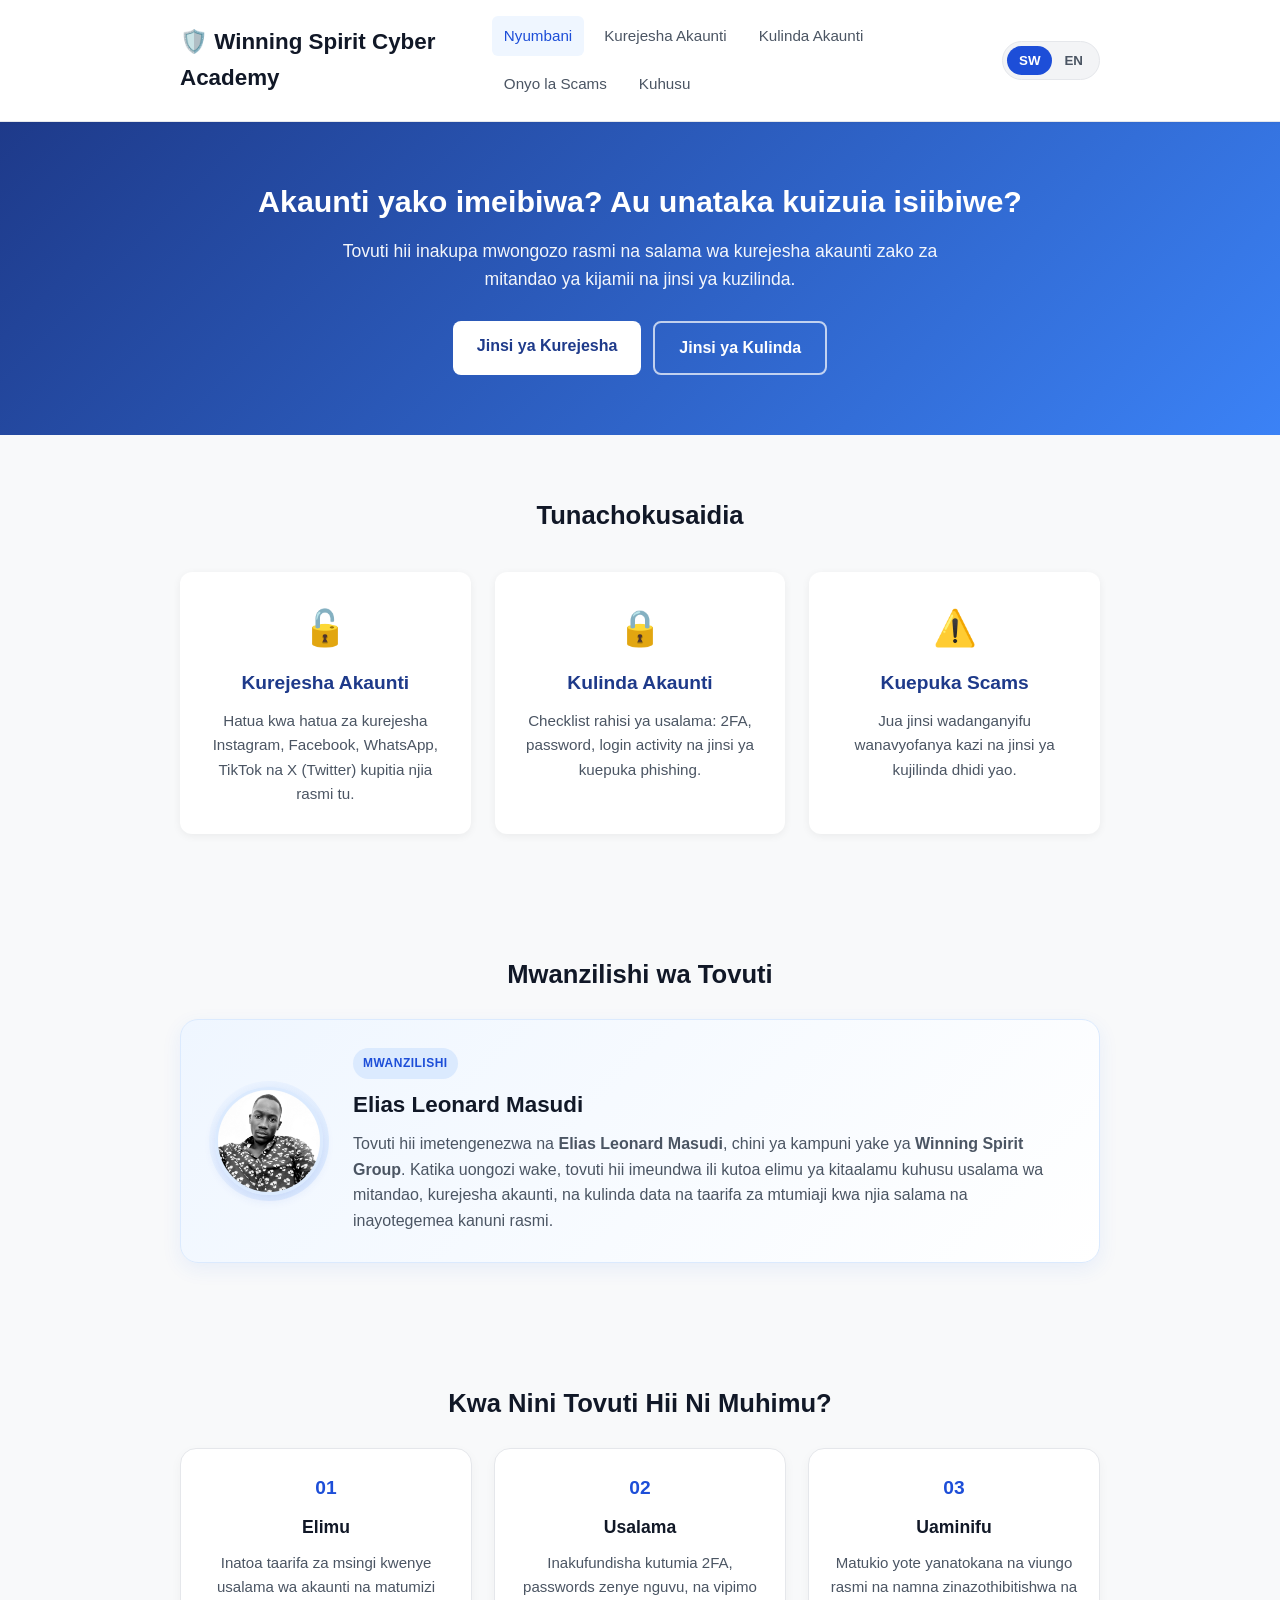
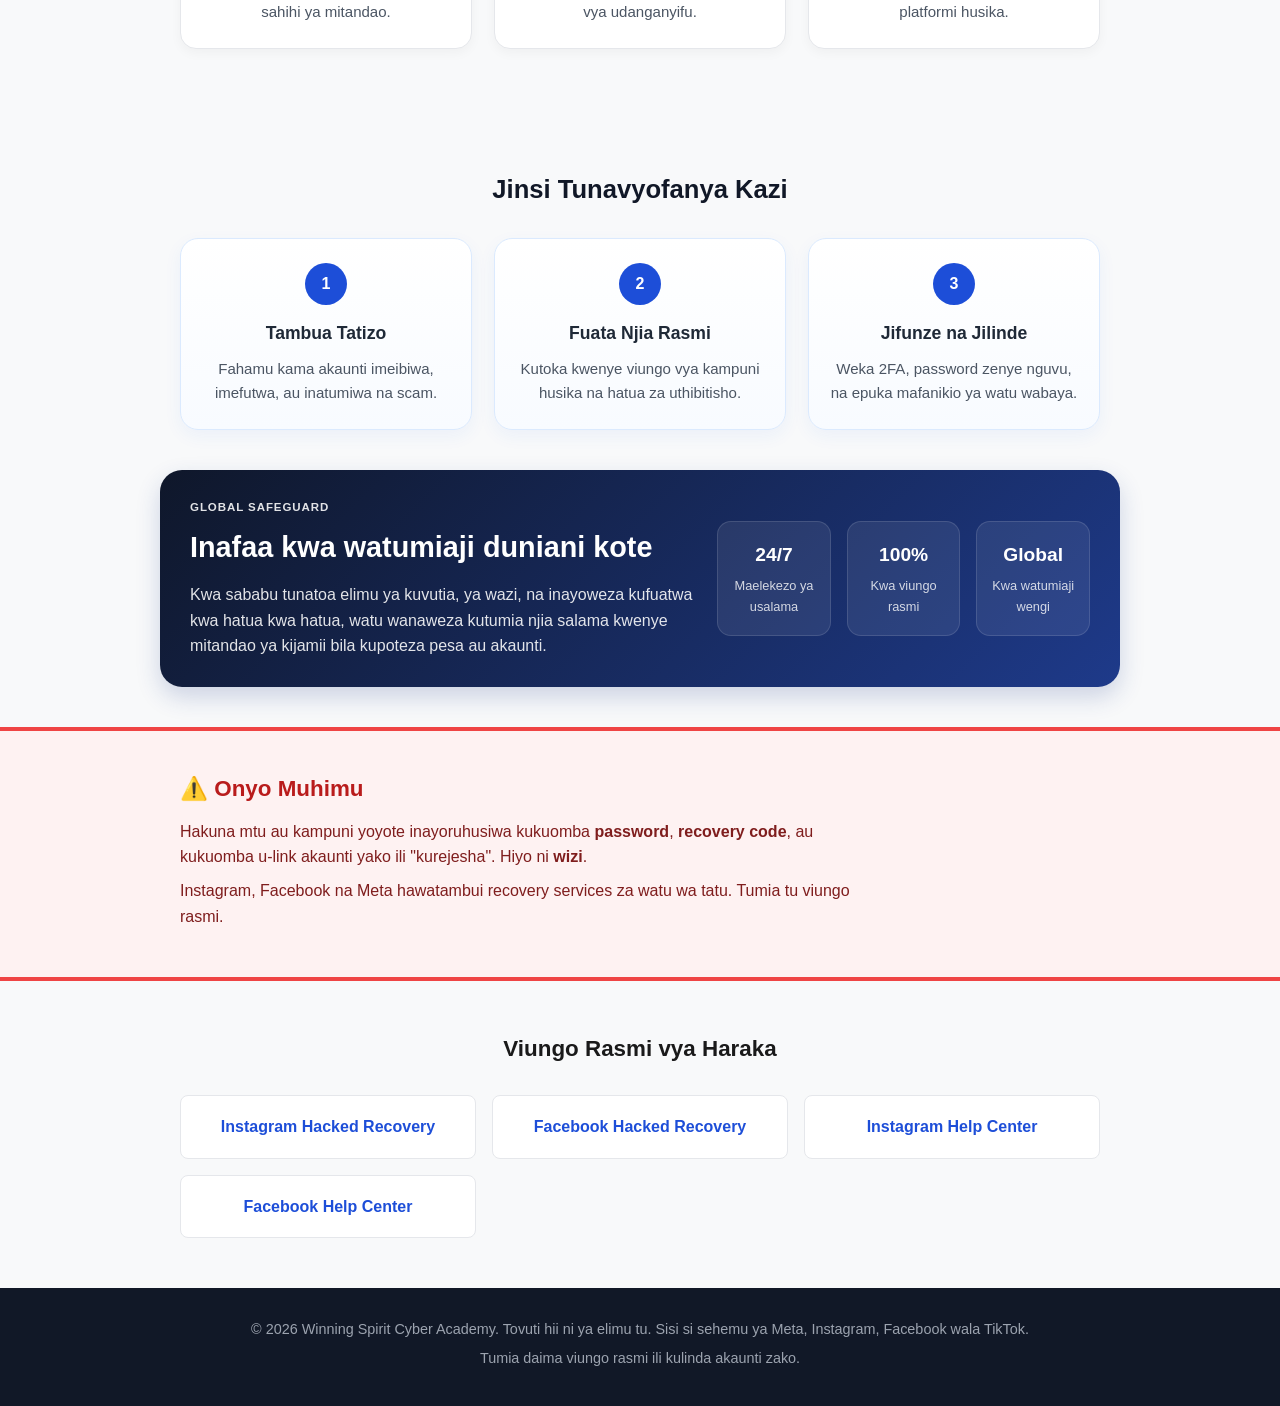
<file: index.html>
<!DOCTYPE html>
<html lang="sw">
<head>
    <meta charset="UTF-8">
    <meta name="viewport" content="width=device-width, initial-scale=1.0">
    <title>Winning Spirit Cyber Academy | Jinsi ya Kurejesha na Kulinda Akaunti za Mitandao</title>
    <meta name="description" content="Mwongozo rasmi wa kurejesha akaunti zilizoibiwa na jinsi ya kulinda Instagram, Facebook, WhatsApp, TikTok na mitandao mingine.">
    <link rel="stylesheet" href="style.css">
</head>
<body>
    <header>
        <div class="container">
            <h1 class="logo">🛡️ Winning Spirit Cyber Academy</h1>
            <nav>
                <a href="index.html" class="active" id="nav-home">Nyumbani</a>
                <a href="recover.html" id="nav-recover">Kurejesha Akaunti</a>
                <a href="protect.html" id="nav-protect">Kulinda Akaunti</a>
                <a href="scams.html" id="nav-scams">Onyo la Scams</a>
                <a href="kuhusu.html" id="nav-about">Kuhusu</a>
            </nav>
            <div class="header-actions">
                <div class="lang-switch" aria-label="Language switcher">
                    <button class="lang-btn active" data-lang="sw" type="button">SW</button>
                    <button class="lang-btn" data-lang="en" type="button">EN</button>
                </div>
            </div>
        </div>
    </header>

    <main>
        <section class="hero">
            <div class="container">
                <h2 id="hero-title">Akaunti yako imeibiwa? Au unataka kuizuia isiibiwe?</h2>
                <p id="hero-subtitle">Tovuti hii inakupa mwongozo <strong>rasmi</strong> na salama wa kurejesha akaunti zako za mitandao ya kijamii na jinsi ya kuzilinda.</p>
                <div class="hero-buttons">
                    <a href="recover.html" class="btn btn-primary" id="hero-btn-recover">Jinsi ya Kurejesha</a>
                    <a href="protect.html" class="btn btn-secondary" id="hero-btn-protect">Jinsi ya Kulinda</a>
                </div>
            </div>
        </section>

        <section class="features">
            <div class="container">
                <h3 id="features-title">Tunachokusaidia</h3>
                <div class="feature-grid">
                    <div class="feature-card">
                        <div class="icon">🔓</div>
                        <h4>Kurejesha Akaunti</h4>
                        <p>Hatua kwa hatua za kurejesha Instagram, Facebook, WhatsApp, TikTok na X (Twitter) kupitia njia rasmi tu.</p>
                    </div>
                    <div class="feature-card">
                        <div class="icon">🔒</div>
                        <h4>Kulinda Akaunti</h4>
                        <p>Checklist rahisi ya usalama: 2FA, password, login activity na jinsi ya kuepuka phishing.</p>
                    </div>
                    <div class="feature-card">
                        <div class="icon">⚠️</div>
                        <h4>Kuepuka Scams</h4>
                        <p>Jua jinsi wadanganyifu wanavyofanya kazi na jinsi ya kujilinda dhidi yao.</p>
                    </div>
                </div>
            </div>
        </section>

        <section class="founder-spotlight">
            <div class="container">
                <h3>Mwanzilishi wa Tovuti</h3>
                <div class="founder-card">
                    <div class="founder-portrait-wrap">
                        <img src="naimba.jpg" alt="Elias Leonard Masudi" class="founder-photo">
                    </div>
                    <div class="founder-content">
                        <div class="founder-tag">Mwanzilishi</div>
                        <h4>Elias Leonard Masudi</h4>
                        <p>
                            Tovuti hii imetengenezwa na <strong>Elias Leonard Masudi</strong>, chini ya kampuni yake ya <strong>Winning Spirit Group</strong>.
                            Katika uongozi wake, tovuti hii imeundwa ili kutoa elimu ya kitaalamu kuhusu usalama wa mitandao, kurejesha akaunti, na kulinda data na taarifa za mtumiaji kwa njia salama na inayotegemea kanuni rasmi.
                        </p>
                    </div>
                </div>
            </div>
        </section>

        <section class="mission-stats">
            <div class="container">
                <h3>Kwa Nini Tovuti Hii Ni Muhimu?</h3>
                <div class="stats-grid">
                    <div class="stat-card">
                        <span class="stat-number">01</span>
                        <h4>Elimu</h4>
                        <p>Inatoa taarifa za msingi kwenye usalama wa akaunti na matumizi sahihi ya mitandao.</p>
                    </div>
                    <div class="stat-card">
                        <span class="stat-number">02</span>
                        <h4>Usalama</h4>
                        <p>Inakufundisha kutumia 2FA, passwords zenye nguvu, na vipimo vya udanganyifu.</p>
                    </div>
                    <div class="stat-card">
                        <span class="stat-number">03</span>
                        <h4>Uaminifu</h4>
                        <p>Matukio yote yanatokana na viungo rasmi na namna zinazothibitishwa na platformi husika.</p>
                    </div>
                </div>
            </div>
        </section>

        <section class="process-section">
            <div class="container">
                <h3>Jinsi Tunavyofanya Kazi</h3>
                <div class="process-grid">
                    <div class="process-card">
                        <span class="process-number">1</span>
                        <h4>Tambua Tatizo</h4>
                        <p>Fahamu kama akaunti imeibiwa, imefutwa, au inatumiwa na scam.</p>
                    </div>
                    <div class="process-card">
                        <span class="process-number">2</span>
                        <h4>Fuata Njia Rasmi</h4>
                        <p>Kutoka kwenye viungo vya kampuni husika na hatua za uthibitisho.</p>
                    </div>
                    <div class="process-card">
                        <span class="process-number">3</span>
                        <h4>Jifunze na Jilinde</h4>
                        <p>Weka 2FA, password zenye nguvu, na epuka mafanikio ya watu wabaya.</p>
                    </div>
                </div>
            </div>
        </section>

        <section class="global-trust">
            <div class="container trust-panel">
                <div>
                    <p class="eyebrow">Global Safeguard</p>
                    <h3>Inafaa kwa watumiaji duniani kote</h3>
                    <p>Kwa sababu tunatoa elimu ya kuvutia, ya wazi, na inayoweza kufuatwa kwa hatua kwa hatua, watu wanaweza kutumia njia salama kwenye mitandao ya kijamii bila kupoteza pesa au akaunti.</p>
                </div>
                <div class="trust-metrics">
                    <div>
                        <strong>24/7</strong>
                        <span>Maelekezo ya usalama</span>
                    </div>
                    <div>
                        <strong>100%</strong>
                        <span>Kwa viungo rasmi</span>
                    </div>
                    <div>
                        <strong>Global</strong>
                        <span>Kwa watumiaji wengi</span>
                    </div>
                </div>
            </div>
        </section>

        <section class="warning-box">
            <div class="container">
                <h3>⚠️ Onyo Muhimu</h3>
                <p>Hakuna mtu au kampuni yoyote inayoruhusiwa kukuomba <strong>password</strong>, <strong>recovery code</strong>, au kukuomba u-link akaunti yako ili "kurejesha". Hiyo ni <strong>wizi</strong>.</p>
                <p>Instagram, Facebook na Meta hawatambui recovery services za watu wa tatu. Tumia tu viungo rasmi.</p>
            </div>
        </section>

        <section class="quick-links">
            <div class="container">
                <h3>Viungo Rasmi vya Haraka</h3>
                <div class="links-grid">
                    <a href="https://www.instagram.com/hacked" target="_blank" rel="noopener" class="link-card">Instagram Hacked Recovery</a>
                    <a href="https://www.facebook.com/hacked" target="_blank" rel="noopener" class="link-card">Facebook Hacked Recovery</a>
                    <a href="https://help.instagram.com/" target="_blank" rel="noopener" class="link-card">Instagram Help Center</a>
                    <a href="https://www.facebook.com/help/" target="_blank" rel="noopener" class="link-card">Facebook Help Center</a>
                </div>
            </div>
        </section>
    </main>

    <footer>
        <div class="container">
            <p>© 2026 Winning Spirit Cyber Academy. Tovuti hii ni ya elimu tu. Sisi si sehemu ya Meta, Instagram, Facebook wala TikTok.</p>
            <p id="footer-note">Domain inayopendekezwa: <strong>winningspiritcyber.ac.tz</strong> | Tumia daima viungo rasmi ili kulinda akaunti zako.</p>
        </div>
    </footer>

    <script>
        const translations = {
            sw: {
                'nav-home': 'Nyumbani',
                'nav-recover': 'Kurejesha Akaunti',
                'nav-protect': 'Kulinda Akaunti',
                'nav-scams': 'Onyo la Scams',
                'nav-about': 'Kuhusu',
                'hero-title': 'Akaunti yako imeibiwa? Au unataka kuizuia isiibiwe?',
                'hero-subtitle': 'Tovuti hii inakupa mwongozo rasmi na salama wa kurejesha akaunti zako za mitandao ya kijamii na jinsi ya kuzilinda.',
                'hero-btn-recover': 'Jinsi ya Kurejesha',
                'hero-btn-protect': 'Jinsi ya Kulinda',
                'features-title': 'Tunachokusaidia',
                'footer-note': 'Tumia daima viungo rasmi ili kulinda akaunti zako.'
            },
            en: {
                'nav-home': 'Home',
                'nav-recover': 'Recover Account',
                'nav-protect': 'Protect Account',
                'nav-scams': 'Scam Alerts',
                'nav-about': 'About',
                'hero-title': 'Has your account been hacked? Or do you want to prevent it from being hacked?',
                'hero-subtitle': 'This website gives you safe and official guidance on recovering social media accounts and protecting them from harm.',
                'hero-btn-recover': 'How to Recover',
                'hero-btn-protect': 'How to Protect',
                'features-title': 'How We Help',
                'footer-note': 'Always use official links to protect your accounts.'
            }
        };

        const applyLanguage = (lang) => {
            const map = translations[lang] || translations.sw;
            Object.entries(map).forEach(([id, text]) => {
                const el = document.getElementById(id);
                if (el) el.textContent = text;
            });
            document.documentElement.lang = lang;
            document.querySelectorAll('.lang-btn').forEach((button) => {
                button.classList.toggle('active', button.dataset.lang === lang);
            });
        };

        const savedLang = localStorage.getItem('akaunti-salama-lang') || 'sw';
        applyLanguage(savedLang);

        document.querySelectorAll('.lang-btn').forEach((button) => {
            button.addEventListener('click', () => {
                const nextLang = button.dataset.lang;
                localStorage.setItem('akaunti-salama-lang', nextLang);
                applyLanguage(nextLang);
            });
        });
    </script>
</file>
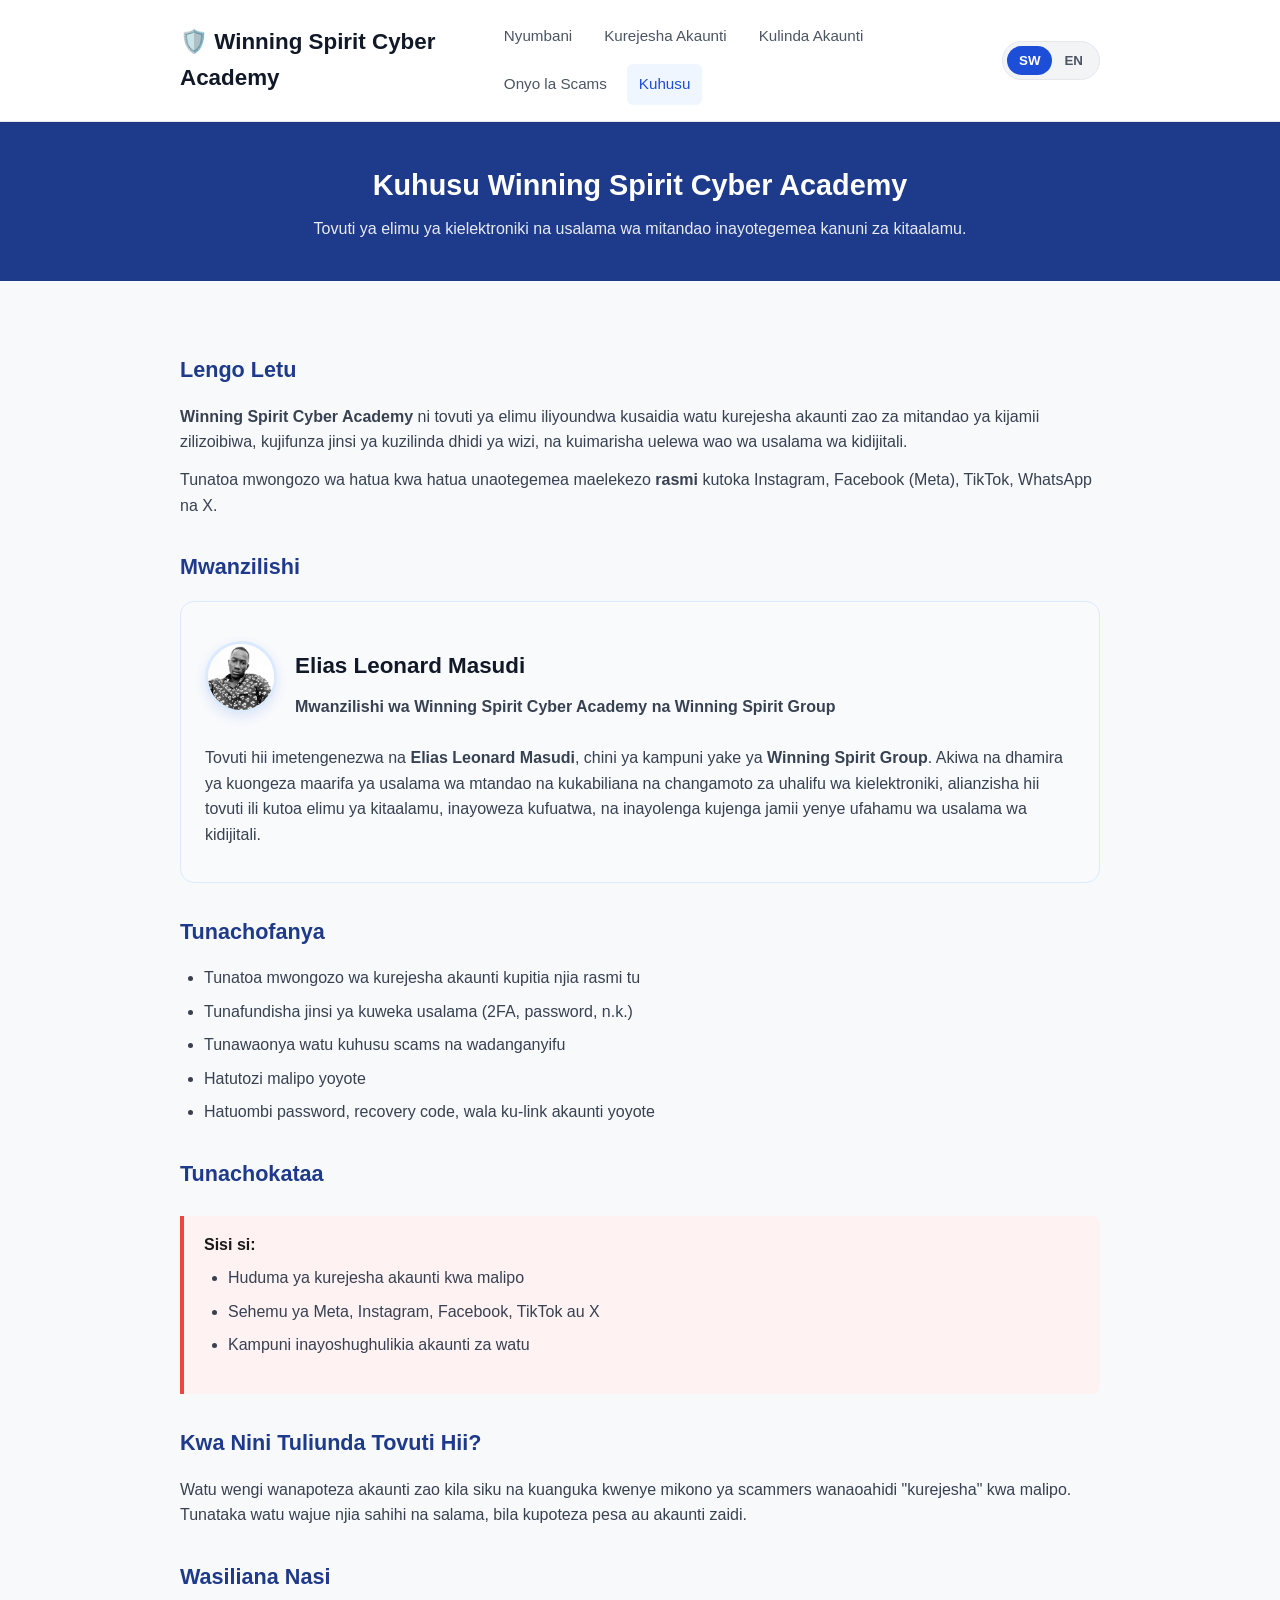
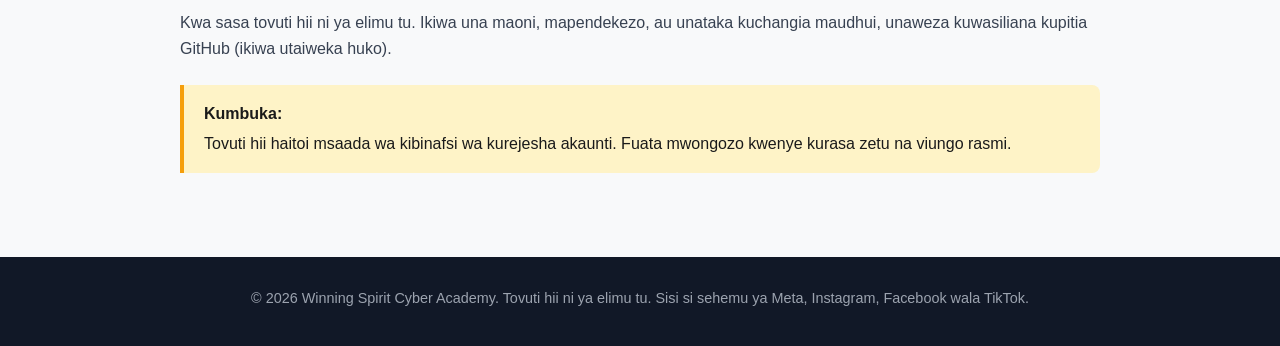
<file: kuhusu.html>
<!DOCTYPE html>
<html lang="sw">
<head>
    <meta charset="UTF-8">
    <meta name="viewport" content="width=device-width, initial-scale=1.0">
    <title>Kuhusu Sisi | Winning Spirit Cyber Academy</title>
    <link rel="stylesheet" href="style.css">
</head>
<body>
    <header>
        <div class="container">
            <h1 class="logo">🛡️ Winning Spirit Cyber Academy</h1>
            <nav>
                <a href="index.html" id="nav-home">Nyumbani</a>
                <a href="recover.html" id="nav-recover">Kurejesha Akaunti</a>
                <a href="protect.html" id="nav-protect">Kulinda Akaunti</a>
                <a href="scams.html" id="nav-scams">Onyo la Scams</a>
                <a href="kuhusu.html" class="active" id="nav-about">Kuhusu</a>
            </nav>
            <div class="header-actions">
                <div class="lang-switch" aria-label="Language switcher">
                    <button class="lang-btn active" data-lang="sw" type="button">SW</button>
                    <button class="lang-btn" data-lang="en" type="button">EN</button>
                </div>
            </div>
        </div>
    </header>

    <section class="page-header">
        <div class="container">
            <h2 id="page-title">Kuhusu Winning Spirit Cyber Academy</h2>
            <p id="page-subtitle">Tovuti ya elimu ya kielektroniki na usalama wa mitandao inayotegemea kanuni za kitaalamu.</p>
        </div>
    </section>

    <main class="content">
        <div class="container">

            <h3>Lengo Letu</h3>
            <p>
                <strong>Winning Spirit Cyber Academy</strong> ni tovuti ya elimu iliyoundwa kusaidia watu kurejesha akaunti zao za mitandao ya kijamii zilizoibiwa,
                kujifunza jinsi ya kuzilinda dhidi ya wizi, na kuimarisha uelewa wao wa usalama wa kidijitali.
            </p>
            <p>
                Tunatoa mwongozo wa hatua kwa hatua unaotegemea maelekezo <strong>rasmi</strong> kutoka Instagram, Facebook (Meta), TikTok, WhatsApp na X.
            </p>

            <h3>Mwanzilishi</h3>
            <div class="founder-profile-box">
                <div class="founder-profile-header">
                    <img src="naimba.jpg" alt="Elias Leonard Masudi" class="founder-photo large">
                    <div>
                        <h4>Elias Leonard Masudi</h4>
                        <p>Mwanzilishi wa Winning Spirit Cyber Academy na Winning Spirit Group</p>
                    </div>
                </div>
                <p>
                    Tovuti hii imetengenezwa na <strong>Elias Leonard Masudi</strong>, chini ya kampuni yake ya <strong>Winning Spirit Group</strong>.
                    Akiwa na dhamira ya kuongeza maarifa ya usalama wa mtandao na kukabiliana na changamoto za uhalifu wa kielektroniki, alianzisha hii tovuti ili kutoa elimu ya kitaalamu, inayoweza kufuatwa, na inayolenga kujenga jamii yenye ufahamu wa usalama wa kidijitali.
                </p>
            </div>

            <h3>Tunachofanya</h3>
            <ul>
                <li>Tunatoa mwongozo wa kurejesha akaunti kupitia njia rasmi tu</li>
                <li>Tunafundisha jinsi ya kuweka usalama (2FA, password, n.k.)</li>
                <li>Tunawaonya watu kuhusu scams na wadanganyifu</li>
                <li>Hatutozi malipo yoyote</li>
                <li>Hatuombi password, recovery code, wala ku-link akaunti yoyote</li>
            </ul>

            <h3>Tunachokataa</h3>
            <div class="alert danger">
                <strong>Sisi si:</strong>
                <ul style="margin-top: 8px;">
                    <li>Huduma ya kurejesha akaunti kwa malipo</li>
                    <li>Sehemu ya Meta, Instagram, Facebook, TikTok au X</li>
                    <li>Kampuni inayoshughulikia akaunti za watu</li>
                </ul>
            </div>

            <h3>Kwa Nini Tuliunda Tovuti Hii?</h3>
            <p>
                Watu wengi wanapoteza akaunti zao kila siku na kuanguka kwenye mikono ya scammers wanaoahidi "kurejesha" kwa malipo. 
                Tunataka watu wajue njia sahihi na salama, bila kupoteza pesa au akaunti zaidi.
            </p>

            <h3>Wasiliana Nasi</h3>
            <p>
                Kwa sasa tovuti hii ni ya elimu tu. Ikiwa una maoni, mapendekezo, au unataka kuchangia maudhui, 
                unaweza kuwasiliana kupitia GitHub (ikiwa utaiweka huko).
            </p>

            <div class="alert">
                <strong>Kumbuka:</strong> 
                Tovuti hii haitoi msaada wa kibinafsi wa kurejesha akaunti. Fuata mwongozo kwenye kurasa zetu na viungo rasmi.
            </div>

        </div>
    </main>

    <footer>
        <div class="container">
            <p>© 2026 Winning Spirit Cyber Academy. Tovuti hii ni ya elimu tu. Sisi si sehemu ya Meta, Instagram, Facebook wala TikTok.</p>
        </div>
    </footer>

    <script>
        const translations = {
            sw: {
                'nav-home': 'Nyumbani',
                'nav-recover': 'Kurejesha Akaunti',
                'nav-protect': 'Kulinda Akaunti',
                'nav-scams': 'Onyo la Scams',
                'nav-about': 'Kuhusu',
                'page-title': 'Kuhusu Winning Spirit Cyber Academy',
                'page-subtitle': 'Tovuti ya elimu ya kielektroniki na usalama wa mitandao inayotegemea kanuni za kitaalamu.'
            },
            en: {
                'nav-home': 'Home',
                'nav-recover': 'Recover Account',
                'nav-protect': 'Protect Account',
                'nav-scams': 'Scam Alerts',
                'nav-about': 'About',
                'page-title': 'About Winning Spirit Cyber Academy',
                'page-subtitle': 'A professional digital education platform focused on cybersecurity awareness and account protection.'
            }
        };

        const applyLanguage = (lang) => {
            const map = translations[lang] || translations.sw;
            Object.entries(map).forEach(([id, text]) => {
                const el = document.getElementById(id);
                if (el) el.textContent = text;
            });
            document.documentElement.lang = lang;
            document.querySelectorAll('.lang-btn').forEach((button) => {
                button.classList.toggle('active', button.dataset.lang === lang);
            });
        };

        const savedLang = localStorage.getItem('akaunti-salama-lang') || 'sw';
        applyLanguage(savedLang);

        document.querySelectorAll('.lang-btn').forEach((button) => {
            button.addEventListener('click', () => {
                const nextLang = button.dataset.lang;
                localStorage.setItem('akaunti-salama-lang', nextLang);
                applyLanguage(nextLang);
            });
        });
    </script>
</body>
</html>
</file>
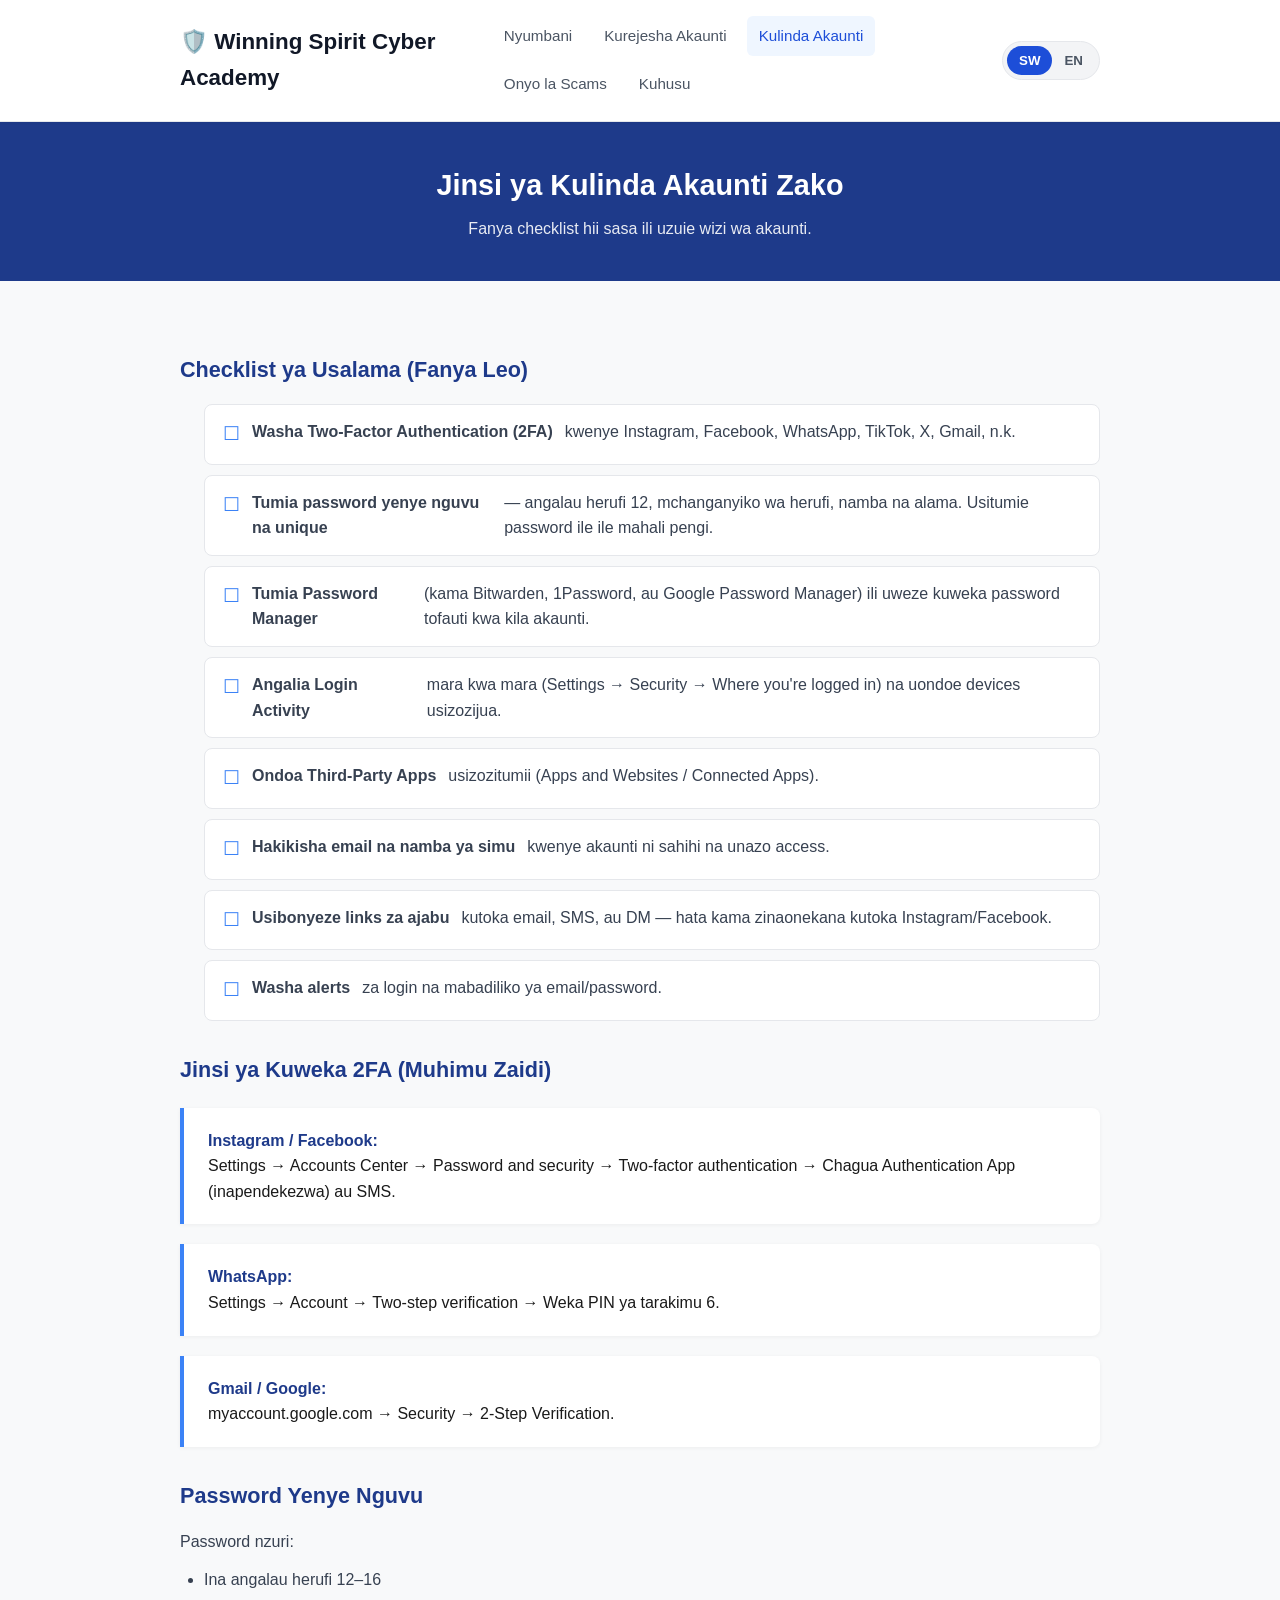
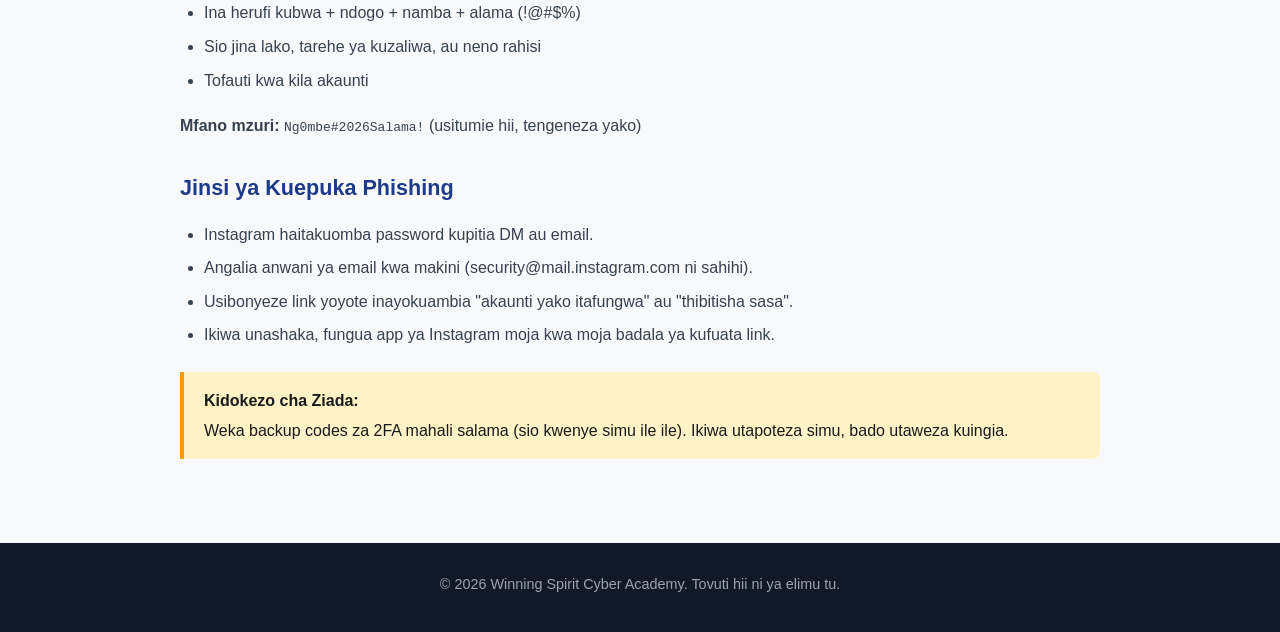
<file: protect.html>
<!DOCTYPE html>
<html lang="sw">
<head>
    <meta charset="UTF-8">
    <meta name="viewport" content="width=device-width, initial-scale=1.0">
    <title>Jinsi ya Kulinda Akaunti | Winning Spirit Cyber Academy</title>
    <link rel="stylesheet" href="style.css">
</head>
<body>
    <header>
        <div class="container">
            <h1 class="logo">🛡️ Winning Spirit Cyber Academy</h1>
            <nav>
                <a href="index.html" id="nav-home">Nyumbani</a>
                <a href="recover.html" id="nav-recover">Kurejesha Akaunti</a>
                <a href="protect.html" class="active" id="nav-protect">Kulinda Akaunti</a>
                <a href="scams.html" id="nav-scams">Onyo la Scams</a>
                <a href="kuhusu.html" id="nav-about">Kuhusu</a>
            </nav>
            <div class="header-actions">
                <div class="lang-switch" aria-label="Language switcher">
                    <button class="lang-btn active" data-lang="sw" type="button">SW</button>
                    <button class="lang-btn" data-lang="en" type="button">EN</button>
                </div>
            </div>
        </div>
    </header>

    <section class="page-header">
        <div class="container">
            <h2 id="page-title">Jinsi ya Kulinda Akaunti Zako</h2>
            <p id="page-subtitle">Fanya checklist hii sasa ili uzuie wizi wa akaunti.</p>
        </div>
    </section>

    <main class="content">
        <div class="container">

            <h3>Checklist ya Usalama (Fanya Leo)</h3>
            <ul class="checklist">
                <li><strong>Washa Two-Factor Authentication (2FA)</strong> kwenye Instagram, Facebook, WhatsApp, TikTok, X, Gmail, n.k.</li>
                <li><strong>Tumia password yenye nguvu na unique</strong> — angalau herufi 12, mchanganyiko wa herufi, namba na alama. Usitumie password ile ile mahali pengi.</li>
                <li><strong>Tumia Password Manager</strong> (kama Bitwarden, 1Password, au Google Password Manager) ili uweze kuweka password tofauti kwa kila akaunti.</li>
                <li><strong>Angalia Login Activity</strong> mara kwa mara (Settings → Security → Where you're logged in) na uondoe devices usizozijua.</li>
                <li><strong>Ondoa Third-Party Apps</strong> usizozitumii (Apps and Websites / Connected Apps).</li>
                <li><strong>Hakikisha email na namba ya simu</strong> kwenye akaunti ni sahihi na unazo access.</li>
                <li><strong>Usibonyeze links za ajabu</strong> kutoka email, SMS, au DM — hata kama zinaonekana kutoka Instagram/Facebook.</li>
                <li><strong>Washa alerts</strong> za login na mabadiliko ya email/password.</li>
            </ul>

            <h3>Jinsi ya Kuweka 2FA (Muhimu Zaidi)</h3>
            
            <div class="step-box">
                <strong>Instagram / Facebook:</strong><br>
                Settings → Accounts Center → Password and security → Two-factor authentication → Chagua Authentication App (inapendekezwa) au SMS.
            </div>

            <div class="step-box">
                <strong>WhatsApp:</strong><br>
                Settings → Account → Two-step verification → Weka PIN ya tarakimu 6.
            </div>

            <div class="step-box">
                <strong>Gmail / Google:</strong><br>
                myaccount.google.com → Security → 2-Step Verification.
            </div>

            <h3>Password Yenye Nguvu</h3>
            <p>Password nzuri:</p>
            <ul>
                <li>Ina angalau herufi 12–16</li>
                <li>Ina herufi kubwa + ndogo + namba + alama (!@#$%)</li>
                <li>Sio jina lako, tarehe ya kuzaliwa, au neno rahisi</li>
                <li>Tofauti kwa kila akaunti</li>
            </ul>
            <p><strong>Mfano mzuri:</strong> <code>Ng0mbe#2026Salama!</code> (usitumie hii, tengeneza yako)</p>

            <h3>Jinsi ya Kuepuka Phishing</h3>
            <ul>
                <li>Instagram haitakuomba password kupitia DM au email.</li>
                <li>Angalia anwani ya email kwa makini (security@mail.instagram.com ni sahihi).</li>
                <li>Usibonyeze link yoyote inayokuambia "akaunti yako itafungwa" au "thibitisha sasa".</li>
                <li>Ikiwa unashaka, fungua app ya Instagram moja kwa moja badala ya kufuata link.</li>
            </ul>

            <div class="alert">
                <strong>Kidokezo cha Ziada:</strong>
                Weka backup codes za 2FA mahali salama (sio kwenye simu ile ile). Ikiwa utapoteza simu, bado utaweza kuingia.
            </div>

        </div>
    </main>

    <footer>
        <div class="container">
            <p>© 2026 Winning Spirit Cyber Academy. Tovuti hii ni ya elimu tu.</p>
        </div>
    </footer>

    <script>
        const translations = {
            sw: {
                'nav-home': 'Nyumbani',
                'nav-recover': 'Kurejesha Akaunti',
                'nav-protect': 'Kulinda Akaunti',
                'nav-scams': 'Onyo la Scams',
                'nav-about': 'Kuhusu',
                'page-title': 'Jinsi ya Kulinda Akaunti Zako',
                'page-subtitle': 'Fanya checklist hii sasa ili uzuie wizi wa akaunti.'
            },
            en: {
                'nav-home': 'Home',
                'nav-recover': 'Recover Account',
                'nav-protect': 'Protect Account',
                'nav-scams': 'Scam Alerts',
                'nav-about': 'About',
                'page-title': 'How to Protect Your Accounts',
                'page-subtitle': 'Complete this checklist today to reduce the risk of account theft.'
            }
        };

        const applyLanguage = (lang) => {
            const map = translations[lang] || translations.sw;
            Object.entries(map).forEach(([id, text]) => {
                const el = document.getElementById(id);
                if (el) el.textContent = text;
            });
            document.documentElement.lang = lang;
            document.querySelectorAll('.lang-btn').forEach((button) => {
                button.classList.toggle('active', button.dataset.lang === lang);
            });
        };

        const savedLang = localStorage.getItem('akaunti-salama-lang') || 'sw';
        applyLanguage(savedLang);

        document.querySelectorAll('.lang-btn').forEach((button) => {
            button.addEventListener('click', () => {
                const nextLang = button.dataset.lang;
                localStorage.setItem('akaunti-salama-lang', nextLang);
                applyLanguage(nextLang);
            });
        });
    </script>
</body>
</html>
</file>
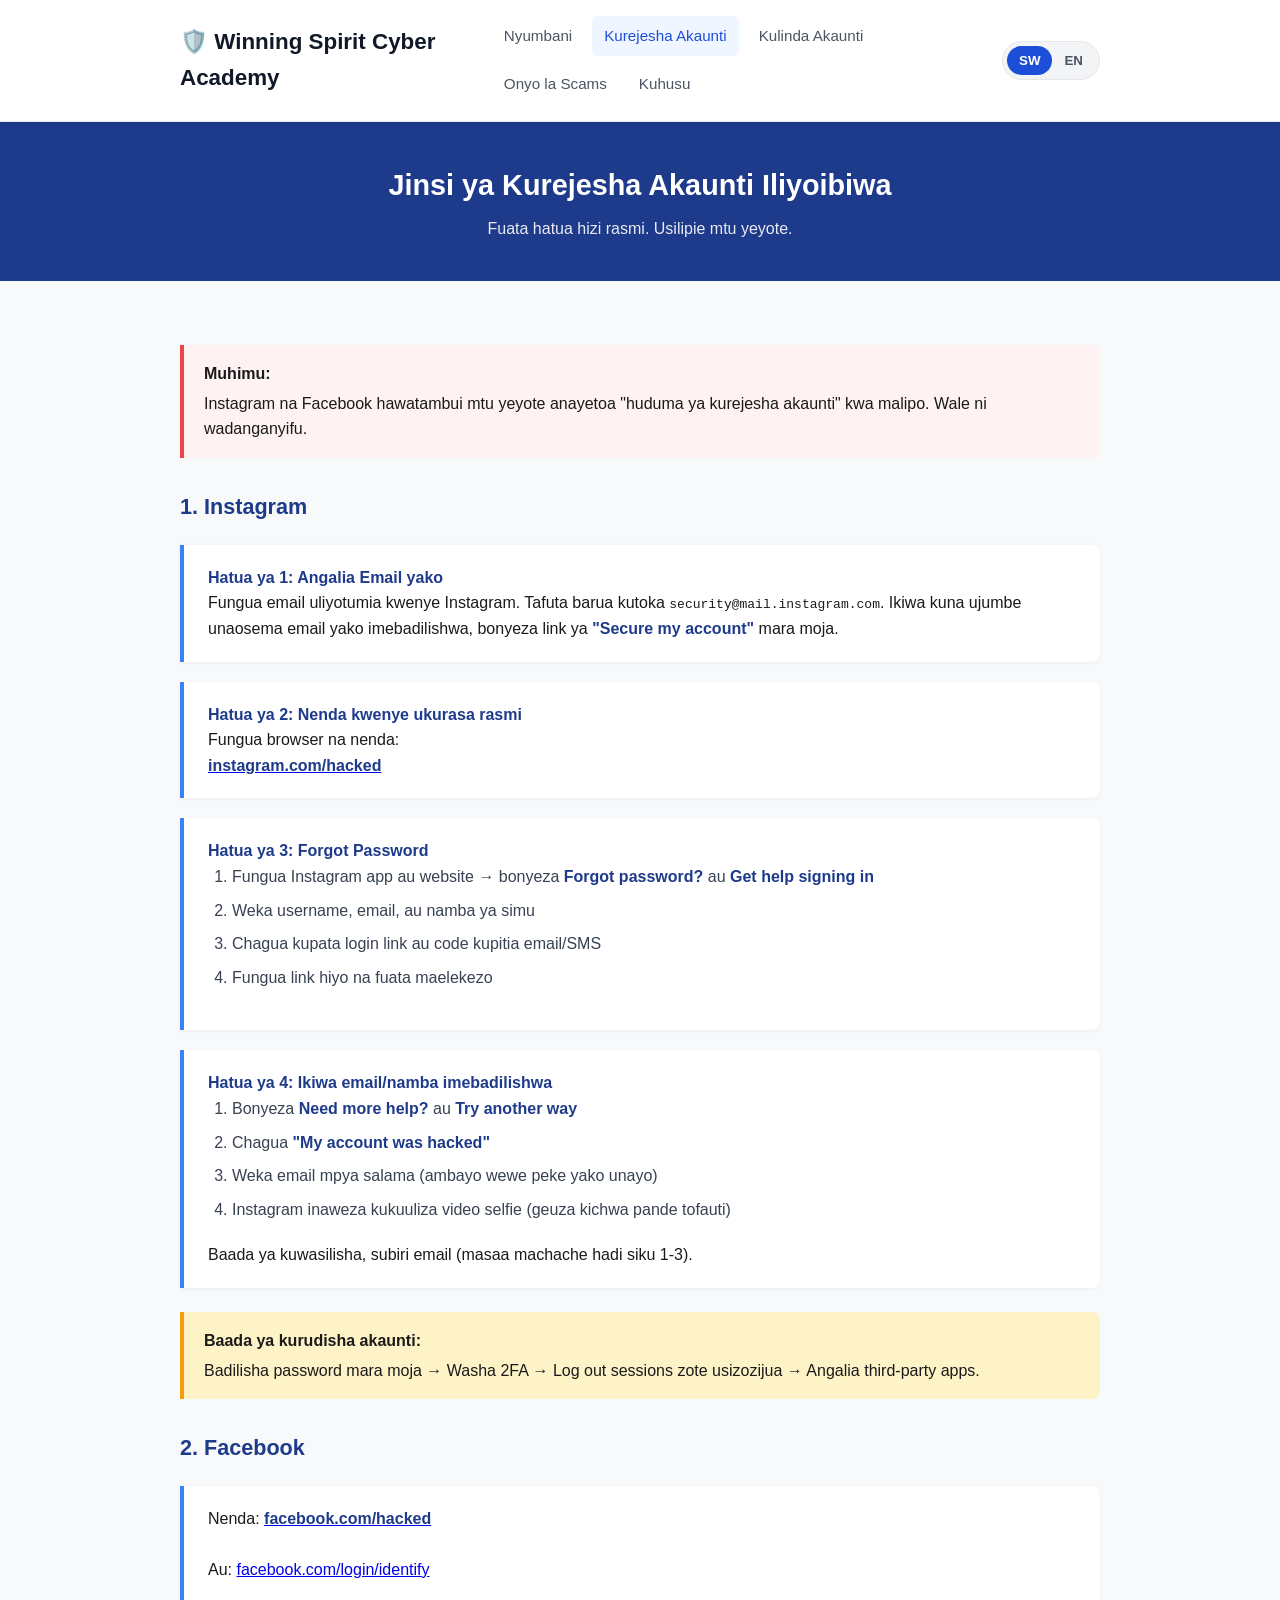
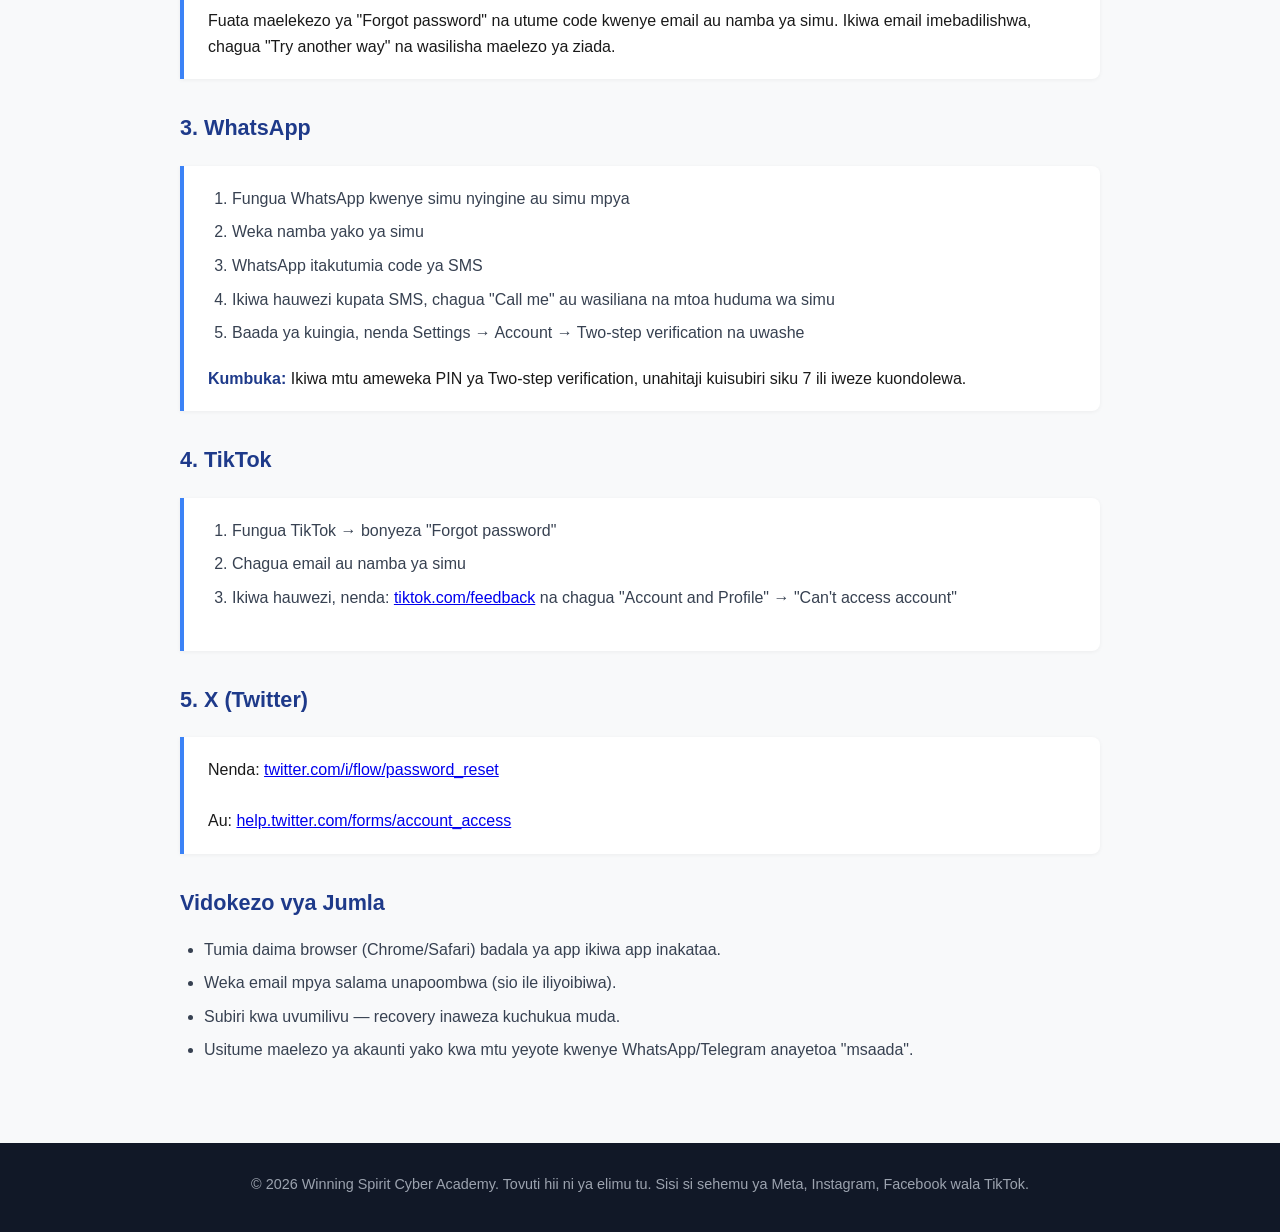
<file: recover.html>
<!DOCTYPE html>
<html lang="sw">
<head>
    <meta charset="UTF-8">
    <meta name="viewport" content="width=device-width, initial-scale=1.0">
    <title>Jinsi ya Kurejesha Akaunti | Winning Spirit Cyber Academy</title>
    <link rel="stylesheet" href="style.css">
</head>
<body>
    <header>
        <div class="container">
            <h1 class="logo">🛡️ Winning Spirit Cyber Academy</h1>
            <nav>
                <a href="index.html" id="nav-home">Nyumbani</a>
                <a href="recover.html" class="active" id="nav-recover">Kurejesha Akaunti</a>
                <a href="protect.html" id="nav-protect">Kulinda Akaunti</a>
                <a href="scams.html" id="nav-scams">Onyo la Scams</a>
                <a href="kuhusu.html" id="nav-about">Kuhusu</a>
            </nav>
            <div class="header-actions">
                <div class="lang-switch" aria-label="Language switcher">
                    <button class="lang-btn active" data-lang="sw" type="button">SW</button>
                    <button class="lang-btn" data-lang="en" type="button">EN</button>
                </div>
            </div>
        </div>
    </header>

    <section class="page-header">
        <div class="container">
            <h2 id="page-title">Jinsi ya Kurejesha Akaunti Iliyoibiwa</h2>
            <p id="page-subtitle">Fuata hatua hizi rasmi. Usilipie mtu yeyote.</p>
        </div>
    </section>

    <main class="content">
        <div class="container">

            <div class="alert danger">
                <strong>Muhimu:</strong>
                Instagram na Facebook hawatambui mtu yeyote anayetoa "huduma ya kurejesha akaunti" kwa malipo. Wale ni wadanganyifu.
            </div>

            <!-- Instagram -->
            <h3>1. Instagram</h3>
            
            <div class="step-box">
                <strong>Hatua ya 1: Angalia Email yako</strong><br>
                Fungua email uliyotumia kwenye Instagram. Tafuta barua kutoka <code>security@mail.instagram.com</code>.  
                Ikiwa kuna ujumbe unaosema email yako imebadilishwa, bonyeza link ya <strong>"Secure my account"</strong> mara moja.
            </div>

            <div class="step-box">
                <strong>Hatua ya 2: Nenda kwenye ukurasa rasmi</strong><br>
                Fungua browser na nenda: <br>
                <a href="https://www.instagram.com/hacked" target="_blank" rel="noopener"><strong>instagram.com/hacked</strong></a>
            </div>

            <div class="step-box">
                <strong>Hatua ya 3: Forgot Password</strong><br>
                <ol>
                    <li>Fungua Instagram app au website → bonyeza <strong>Forgot password?</strong> au <strong>Get help signing in</strong></li>
                    <li>Weka username, email, au namba ya simu</li>
                    <li>Chagua kupata login link au code kupitia email/SMS</li>
                    <li>Fungua link hiyo na fuata maelekezo</li>
                </ol>
            </div>

            <div class="step-box">
                <strong>Hatua ya 4: Ikiwa email/namba imebadilishwa</strong><br>
                <ol>
                    <li>Bonyeza <strong>Need more help?</strong> au <strong>Try another way</strong></li>
                    <li>Chagua <strong>"My account was hacked"</strong></li>
                    <li>Weka email mpya salama (ambayo wewe peke yako unayo)</li>
                    <li>Instagram inaweza kukuuliza video selfie (geuza kichwa pande tofauti)</li>
                </ol>
                Baada ya kuwasilisha, subiri email (masaa machache hadi siku 1-3).
            </div>

            <div class="alert">
                <strong>Baada ya kurudisha akaunti:</strong>
                Badilisha password mara moja → Washa 2FA → Log out sessions zote usizozijua → Angalia third-party apps.
            </div>

            <!-- Facebook -->
            <h3>2. Facebook</h3>
            <div class="step-box">
                Nenda: <a href="https://www.facebook.com/hacked" target="_blank" rel="noopener"><strong>facebook.com/hacked</strong></a><br><br>
                Au: <a href="https://www.facebook.com/login/identify" target="_blank" rel="noopener">facebook.com/login/identify</a><br><br>
                Fuata maelekezo ya "Forgot password" na utume code kwenye email au namba ya simu.  
                Ikiwa email imebadilishwa, chagua "Try another way" na wasilisha maelezo ya ziada.
            </div>

            <!-- WhatsApp -->
            <h3>3. WhatsApp</h3>
            <div class="step-box">
                <ol>
                    <li>Fungua WhatsApp kwenye simu nyingine au simu mpya</li>
                    <li>Weka namba yako ya simu</li>
                    <li>WhatsApp itakutumia code ya SMS</li>
                    <li>Ikiwa hauwezi kupata SMS, chagua "Call me" au wasiliana na mtoa huduma wa simu</li>
                    <li>Baada ya kuingia, nenda Settings → Account → Two-step verification na uwashe</li>
                </ol>
                <strong>Kumbuka:</strong> Ikiwa mtu ameweka PIN ya Two-step verification, unahitaji kuisubiri siku 7 ili iweze kuondolewa.
            </div>

            <!-- TikTok -->
            <h3>4. TikTok</h3>
            <div class="step-box">
                <ol>
                    <li>Fungua TikTok → bonyeza "Forgot password"</li>
                    <li>Chagua email au namba ya simu</li>
                    <li>Ikiwa hauwezi, nenda: <a href="https://www.tiktok.com/feedback" target="_blank" rel="noopener">tiktok.com/feedback</a> na chagua "Account and Profile" → "Can't access account"</li>
                </ol>
            </div>

            <!-- X / Twitter -->
            <h3>5. X (Twitter)</h3>
            <div class="step-box">
                Nenda: <a href="https://twitter.com/i/flow/password_reset" target="_blank" rel="noopener">twitter.com/i/flow/password_reset</a><br><br>
                Au: <a href="https://help.twitter.com/forms/account_access" target="_blank" rel="noopener">help.twitter.com/forms/account_access</a>
            </div>

            <h3>Vidokezo vya Jumla</h3>
            <ul>
                <li>Tumia daima browser (Chrome/Safari) badala ya app ikiwa app inakataa.</li>
                <li>Weka email mpya salama unapoombwa (sio ile iliyoibiwa).</li>
                <li>Subiri kwa uvumilivu — recovery inaweza kuchukua muda.</li>
                <li>Usitume maelezo ya akaunti yako kwa mtu yeyote kwenye WhatsApp/Telegram anayetoa "msaada".</li>
            </ul>

        </div>
    </main>

    <footer>
        <div class="container">
            <p>© 2026 Winning Spirit Cyber Academy. Tovuti hii ni ya elimu tu. Sisi si sehemu ya Meta, Instagram, Facebook wala TikTok.</p>
        </div>
    </footer>

    <script>
        const translations = {
            sw: {
                'nav-home': 'Nyumbani',
                'nav-recover': 'Kurejesha Akaunti',
                'nav-protect': 'Kulinda Akaunti',
                'nav-scams': 'Onyo la Scams',
                'nav-about': 'Kuhusu',
                'page-title': 'Jinsi ya Kurejesha Akaunti Iliyoibiwa',
                'page-subtitle': 'Fuata hatua hizi rasmi. Usilipie mtu yeyote.'
            },
            en: {
                'nav-home': 'Home',
                'nav-recover': 'Recover Account',
                'nav-protect': 'Protect Account',
                'nav-scams': 'Scam Alerts',
                'nav-about': 'About',
                'page-title': 'How to Recover a Hacked Account',
                'page-subtitle': 'Follow these official steps. Do not pay anyone.'
            }
        };

        const applyLanguage = (lang) => {
            const map = translations[lang] || translations.sw;
            Object.entries(map).forEach(([id, text]) => {
                const el = document.getElementById(id);
                if (el) el.textContent = text;
            });
            document.documentElement.lang = lang;
            document.querySelectorAll('.lang-btn').forEach((button) => {
                button.classList.toggle('active', button.dataset.lang === lang);
            });
        };

        const savedLang = localStorage.getItem('akaunti-salama-lang') || 'sw';
        applyLanguage(savedLang);

        document.querySelectorAll('.lang-btn').forEach((button) => {
            button.addEventListener('click', () => {
                const nextLang = button.dataset.lang;
                localStorage.setItem('akaunti-salama-lang', nextLang);
                applyLanguage(nextLang);
            });
        });
    </script>
</body>
</html>
</file>
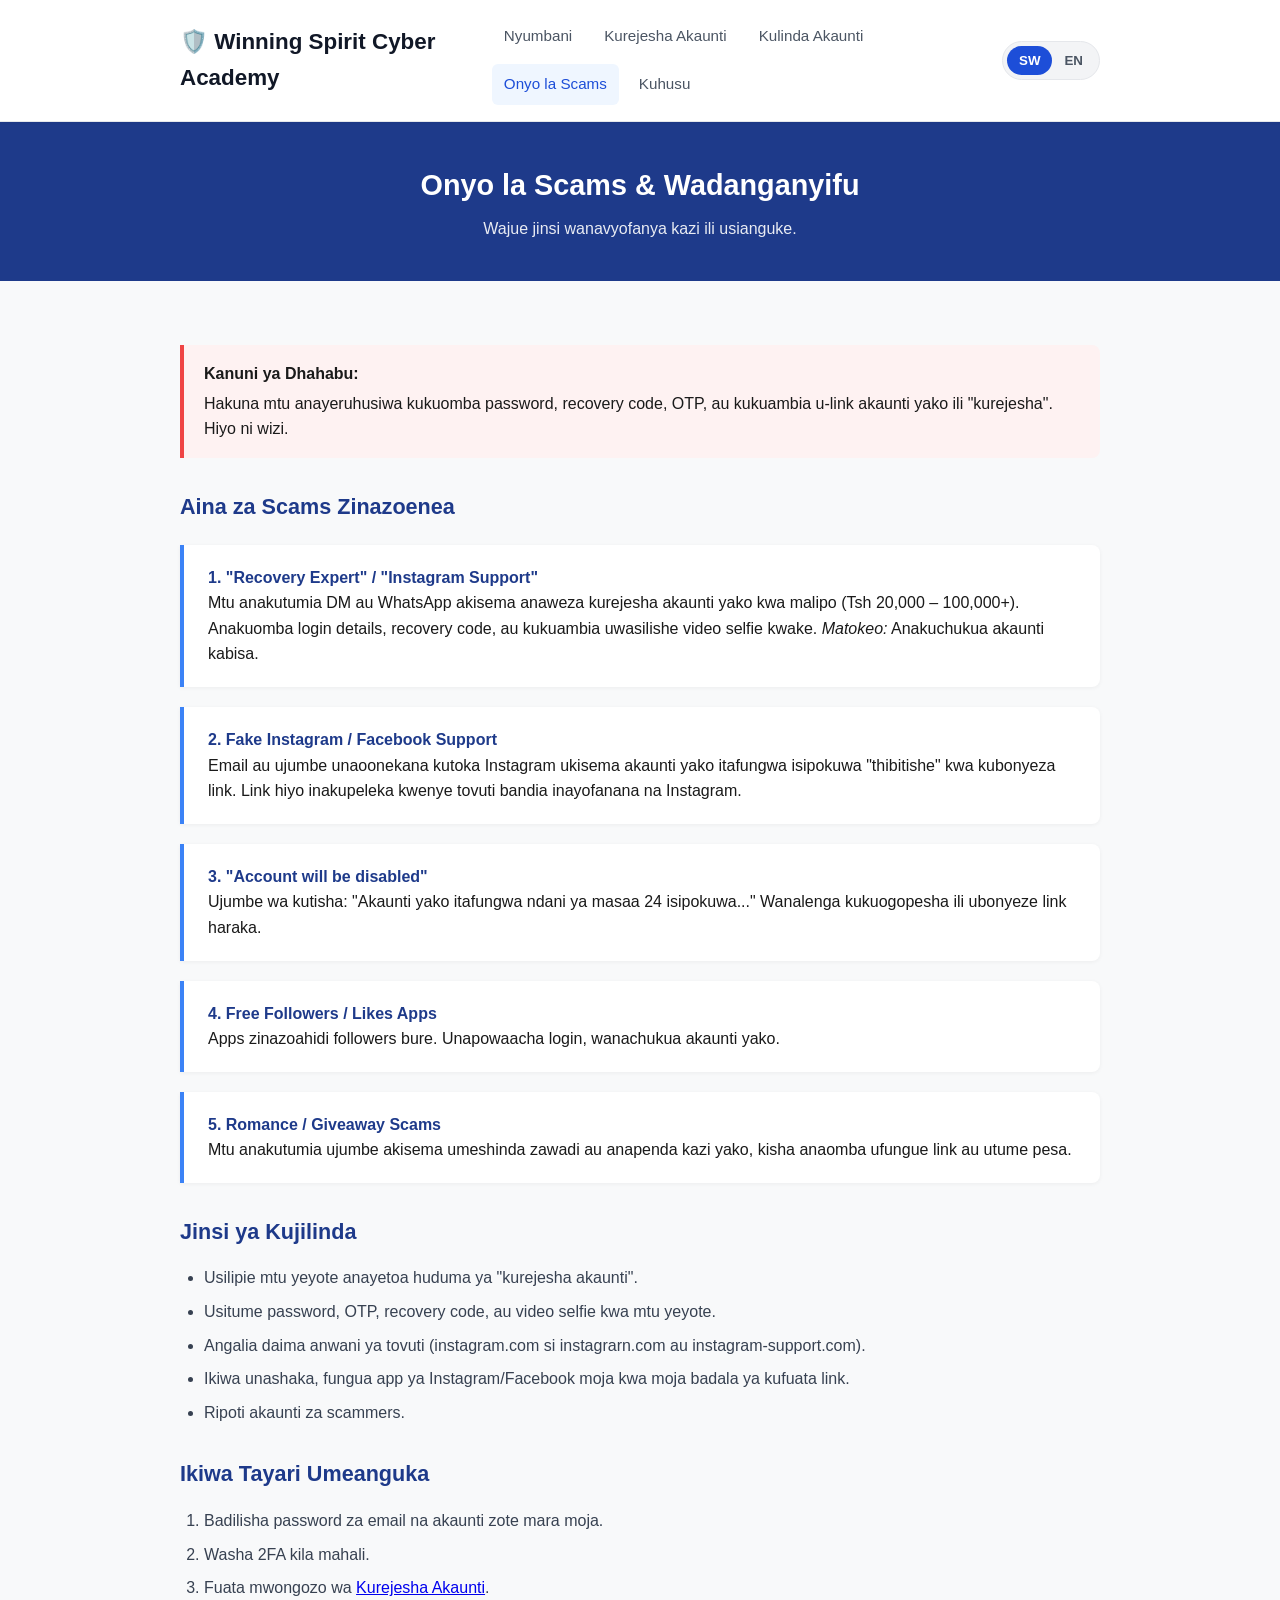
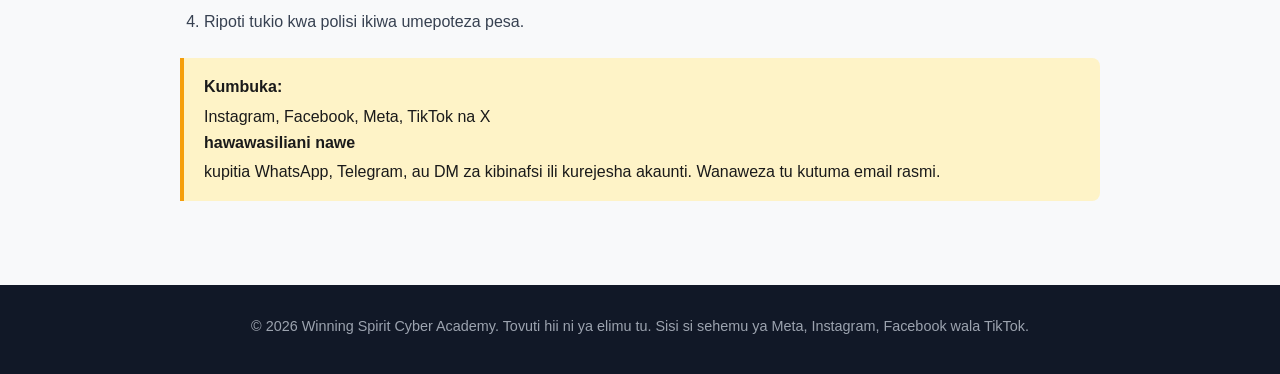
<file: scams.html>
<!DOCTYPE html>
<html lang="sw">
<head>
    <meta charset="UTF-8">
    <meta name="viewport" content="width=device-width, initial-scale=1.0">
    <title>Onyo la Scams | Winning Spirit Cyber Academy</title>
    <link rel="stylesheet" href="style.css">
</head>
<body>
    <header>
        <div class="container">
            <h1 class="logo">🛡️ Winning Spirit Cyber Academy</h1>
            <nav>
                <a href="index.html" id="nav-home">Nyumbani</a>
                <a href="recover.html" id="nav-recover">Kurejesha Akaunti</a>
                <a href="protect.html" id="nav-protect">Kulinda Akaunti</a>
                <a href="scams.html" class="active" id="nav-scams">Onyo la Scams</a>
                <a href="kuhusu.html" id="nav-about">Kuhusu</a>
            </nav>
            <div class="header-actions">
                <div class="lang-switch" aria-label="Language switcher">
                    <button class="lang-btn active" data-lang="sw" type="button">SW</button>
                    <button class="lang-btn" data-lang="en" type="button">EN</button>
                </div>
            </div>
        </div>
    </header>

    <section class="page-header">
        <div class="container">
            <h2 id="page-title">Onyo la Scams & Wadanganyifu</h2>
            <p id="page-subtitle">Wajue jinsi wanavyofanya kazi ili usianguke.</p>
        </div>
    </section>

    <main class="content">
        <div class="container">

            <div class="alert danger">
                <strong>Kanuni ya Dhahabu:</strong>
                Hakuna mtu anayeruhusiwa kukuomba password, recovery code, OTP, au kukuambia u-link akaunti yako ili "kurejesha". Hiyo ni wizi.
            </div>

            <h3>Aina za Scams Zinazoenea</h3>

            <div class="step-box">
                <strong>1. "Recovery Expert" / "Instagram Support"</strong><br>
                Mtu anakutumia DM au WhatsApp akisema anaweza kurejesha akaunti yako kwa malipo (Tsh 20,000 – 100,000+).  
                Anakuomba login details, recovery code, au kukuambia uwasilishe video selfie kwake.  
                <em>Matokeo:</em> Anakuchukua akaunti kabisa.
            </div>

            <div class="step-box">
                <strong>2. Fake Instagram / Facebook Support</strong><br>
                Email au ujumbe unaoonekana kutoka Instagram ukisema akaunti yako itafungwa isipokuwa "thibitishe" kwa kubonyeza link.  
                Link hiyo inakupeleka kwenye tovuti bandia inayofanana na Instagram.
            </div>

            <div class="step-box">
                <strong>3. "Account will be disabled"</strong><br>
                Ujumbe wa kutisha: "Akaunti yako itafungwa ndani ya masaa 24 isipokuwa..."  
                Wanalenga kukuogopesha ili ubonyeze link haraka.
            </div>

            <div class="step-box">
                <strong>4. Free Followers / Likes Apps</strong><br>
                Apps zinazoahidi followers bure. Unapowaacha login, wanachukua akaunti yako.
            </div>

            <div class="step-box">
                <strong>5. Romance / Giveaway Scams</strong><br>
                Mtu anakutumia ujumbe akisema umeshinda zawadi au anapenda kazi yako, kisha anaomba ufungue link au utume pesa.
            </div>

            <h3>Jinsi ya Kujilinda</h3>
            <ul>
                <li>Usilipie mtu yeyote anayetoa huduma ya "kurejesha akaunti".</li>
                <li>Usitume password, OTP, recovery code, au video selfie kwa mtu yeyote.</li>
                <li>Angalia daima anwani ya tovuti (instagram.com si instagrarn.com au instagram-support.com).</li>
                <li>Ikiwa unashaka, fungua app ya Instagram/Facebook moja kwa moja badala ya kufuata link.</li>
                <li>Ripoti akaunti za scammers.</li>
            </ul>

            <h3>Ikiwa Tayari Umeanguka</h3>
            <ol>
                <li>Badilisha password za email na akaunti zote mara moja.</li>
                <li>Washa 2FA kila mahali.</li>
                <li>Fuata mwongozo wa <a href="recover.html">Kurejesha Akaunti</a>.</li>
                <li>Ripoti tukio kwa polisi ikiwa umepoteza pesa.</li>
            </ol>

            <div class="alert">
                <strong>Kumbuka:</strong>
                Instagram, Facebook, Meta, TikTok na X <strong>hawawasiliani nawe</strong> kupitia WhatsApp, Telegram, au DM za kibinafsi ili kurejesha akaunti. Wanaweza tu kutuma email rasmi.
            </div>

        </div>
    </main>

    <footer>
        <div class="container">
            <p>© 2026 Winning Spirit Cyber Academy. Tovuti hii ni ya elimu tu. Sisi si sehemu ya Meta, Instagram, Facebook wala TikTok.</p>
        </div>
    </footer>

    <script>
        const translations = {
            sw: {
                'nav-home': 'Nyumbani',
                'nav-recover': 'Kurejesha Akaunti',
                'nav-protect': 'Kulinda Akaunti',
                'nav-scams': 'Onyo la Scams',
                'nav-about': 'Kuhusu',
                'page-title': 'Onyo la Scams & Wadanganyifu',
                'page-subtitle': 'Wajue jinsi wanavyofanya kazi ili usianguke.'
            },
            en: {
                'nav-home': 'Home',
                'nav-recover': 'Recover Account',
                'nav-protect': 'Protect Account',
                'nav-scams': 'Scam Alerts',
                'nav-about': 'About',
                'page-title': 'Scam and Fraud Alerts',
                'page-subtitle': 'Learn how scammers operate so you can avoid falling victim.'
            }
        };

        const applyLanguage = (lang) => {
            const map = translations[lang] || translations.sw;
            Object.entries(map).forEach(([id, text]) => {
                const el = document.getElementById(id);
                if (el) el.textContent = text;
            });
            document.documentElement.lang = lang;
            document.querySelectorAll('.lang-btn').forEach((button) => {
                button.classList.toggle('active', button.dataset.lang === lang);
            });
        };

        const savedLang = localStorage.getItem('akaunti-salama-lang') || 'sw';
        applyLanguage(savedLang);

        document.querySelectorAll('.lang-btn').forEach((button) => {
            button.addEventListener('click', () => {
                const nextLang = button.dataset.lang;
                localStorage.setItem('akaunti-salama-lang', nextLang);
                applyLanguage(nextLang);
            });
        });
    </script>
</body>
</html>
</file>
<file: style.css>
/* Reset & Base */
/* Shared page-shell styles used across the landing page and content pages.
   These rules establish the common spacing, typography, and color system. */
* {
    margin: 0;
    padding: 0;
    box-sizing: border-box;
}

body {
    font-family: -apple-system, BlinkMacSystemFont, "Segoe UI", Roboto, "Helvetica Neue", Arial, sans-serif;
    line-height: 1.6;
    color: #1a1a1a;
    background-color: #f8f9fa;
}

.container {
    max-width: 960px;
    margin: 0 auto;
    padding: 0 20px;
}

/* Header */
header {
    background: #ffffff;
    border-bottom: 1px solid #e5e7eb;
    position: sticky;
    top: 0;
    z-index: 100;
    box-shadow: 0 1px 3px rgba(0,0,0,0.05);
}

header .container {
    display: flex;
    justify-content: space-between;
    align-items: center;
    padding: 16px 20px;
    gap: 16px;
}

.logo {
    font-size: 1.4rem;
    font-weight: 700;
    color: #111827;
}

.header-actions {
    display: flex;
    align-items: center;
    gap: 10px;
}

.lang-switch {
    display: inline-flex;
    padding: 4px;
    border-radius: 999px;
    background: #f3f4f6;
    border: 1px solid #e5e7eb;
}

.lang-btn {
    border: none;
    background: transparent;
    color: #4b5563;
    font-weight: 700;
    padding: 7px 12px;
    border-radius: 999px;
    cursor: pointer;
    transition: all 0.2s ease;
}

.lang-btn.active {
    background: #1d4ed8;
    color: white;
}

nav {
    display: flex;
    gap: 8px;
    flex-wrap: wrap;
}

nav a {
    text-decoration: none;
    color: #4b5563;
    font-size: 0.95rem;
    padding: 8px 12px;
    border-radius: 6px;
    transition: all 0.2s;
}

nav a:hover,
nav a.active {
    background: #eff6ff;
    color: #1d4ed8;
}

/* Hero */
.hero {
    background: linear-gradient(135deg, #1e3a8a 0%, #3b82f6 100%);
    color: white;
    padding: 60px 0;
    text-align: center;
}

.hero h2 {
    font-size: 1.9rem;
    margin-bottom: 16px;
    line-height: 1.3;
}

.hero p {
    font-size: 1.1rem;
    max-width: 600px;
    margin: 0 auto 28px;
    opacity: 0.95;
}

.hero-buttons {
    display: flex;
    gap: 12px;
    justify-content: center;
    flex-wrap: wrap;
}

.btn {
    display: inline-block;
    padding: 12px 24px;
    border-radius: 8px;
    text-decoration: none;
    font-weight: 600;
    font-size: 1rem;
    transition: all 0.2s;
}

.btn-primary {
    background: white;
    color: #1e3a8a;
}

.btn-primary:hover {
    background: #f0f9ff;
    transform: translateY(-1px);
}

.btn-secondary {
    background: transparent;
    color: white;
    border: 2px solid rgba(255,255,255,0.7);
}

.btn-secondary:hover {
    background: rgba(255,255,255,0.1);
    border-color: white;
}

/* Features */
.features {
    padding: 60px 0;
}

.features h3 {
    text-align: center;
    font-size: 1.6rem;
    margin-bottom: 36px;
    color: #111827;
}

.feature-grid {
    display: grid;
    grid-template-columns: repeat(auto-fit, minmax(260px, 1fr));
    gap: 24px;
}

.feature-card {
    background: white;
    padding: 28px 24px;
    border-radius: 12px;
    box-shadow: 0 2px 8px rgba(0,0,0,0.06);
    text-align: center;
    transition: transform 0.2s;
}

.feature-card:hover {
    transform: translateY(-3px);
}

.feature-card .icon {
    font-size: 2.2rem;
    margin-bottom: 12px;
}

.feature-card h4 {
    font-size: 1.2rem;
    margin-bottom: 10px;
    color: #1e3a8a;
}

.feature-card p {
    color: #4b5563;
    font-size: 0.95rem;
}

.founder-spotlight,
.mission-stats {
    padding: 60px 0;
}

.founder-spotlight h3,
.mission-stats h3 {
    text-align: center;
    font-size: 1.6rem;
    margin-bottom: 24px;
    color: #111827;
}

.founder-card {
    display: flex;
    align-items: center;
    gap: 24px;
    background: linear-gradient(135deg, #eff6ff 0%, #ffffff 100%);
    border: 1px solid #dbeafe;
    border-radius: 18px;
    padding: 28px;
    box-shadow: 0 6px 20px rgba(37, 99, 235, 0.08);
}

.founder-portrait-wrap {
    display: flex;
    align-items: center;
    justify-content: center;
    width: 120px;
    height: 120px;
    border-radius: 50%;
    background: linear-gradient(135deg, #eff6ff, #dbeafe);
    padding: 6px;
    flex-shrink: 0;
}

.founder-photo {
    width: 100%;
    height: 100%;
    border-radius: 50%;
    object-fit: cover;
    border: 3px solid #dbeafe;
    box-shadow: 0 4px 12px rgba(29, 78, 216, 0.12);
}

.founder-photo.large {
    width: 72px;
    height: 72px;
}

.founder-content {
    flex: 1;
}


.founder-tag {
    display: inline-block;
    background: #dbeafe;
    color: #1d4ed8;
    padding: 6px 10px;
    border-radius: 999px;
    font-size: 0.75rem;
    font-weight: 700;
    letter-spacing: 0.04em;
    text-transform: uppercase;
    margin-bottom: 8px;
}

.founder-content h4,
.founder-profile-box h4 {
    margin: 0 0 8px;
    color: #111827;
    font-size: 1.4rem;
}

.founder-content p,
.founder-profile-box p {
    color: #4b5563;
}

.stats-grid {
    display: grid;
    grid-template-columns: repeat(auto-fit, minmax(220px, 1fr));
    gap: 22px;
}

.stat-card {
    background: white;
    border-radius: 16px;
    padding: 24px 20px;
    border: 1px solid #e5e7eb;
    box-shadow: 0 4px 12px rgba(0,0,0,0.04);
    text-align: center;
}

.stat-number {
    display: inline-block;
    font-size: 1.2rem;
    font-weight: 800;
    color: #1d4ed8;
    margin-bottom: 10px;
}

.stat-card h4 {
    margin-bottom: 10px;
    font-size: 1.1rem;
    color: #111827;
}

.stat-card p {
    color: #4b5563;
    font-size: 0.94rem;
}

.founder-profile-box {
    background: #f8fafc;
    border: 1px solid #dbeafe;
    border-radius: 14px;
    padding: 22px 24px;
    margin-top: 12px;
}

.founder-profile-header {
    display: flex;
    align-items: center;
    gap: 18px;
    margin-bottom: 14px;
}

.founder-profile-header p {
    margin: 0;
    color: #1d4ed8;
    font-weight: 600;
}

/* Warning Box */
.process-section {
    padding: 60px 0 20px;
}

.process-section h3 {
    text-align: center;
    margin-bottom: 28px;
    font-size: 1.6rem;
    color: #111827;
}

.process-grid {
    display: grid;
    grid-template-columns: repeat(auto-fit, minmax(220px, 1fr));
    gap: 22px;
}

.process-card {
    background: linear-gradient(180deg, #ffffff 0%, #f8fbff 100%);
    border: 1px solid #dbeafe;
    border-radius: 18px;
    box-shadow: 0 6px 18px rgba(37, 99, 235, 0.06);
    padding: 24px 20px;
    text-align: center;
}

.process-number {
    display: inline-flex;
    align-items: center;
    justify-content: center;
    width: 42px;
    height: 42px;
    border-radius: 50%;
    background: #1d4ed8;
    color: white;
    font-weight: 800;
    margin-bottom: 14px;
}

.process-card h4 {
    margin-bottom: 10px;
    color: #1f2937;
    font-size: 1.1rem;
}

.process-card p {
    color: #4b5563;
    font-size: 0.94rem;
}

.global-trust {
    padding: 20px 0 40px;
}

.trust-panel {
    display: grid;
    grid-template-columns: 1.35fr 1fr;
    gap: 24px;
    align-items: center;
    background: linear-gradient(135deg, #0f172a 0%, #1e3a8a 100%);
    padding: 28px 30px;
    border-radius: 22px;
    color: white;
    box-shadow: 0 10px 25px rgba(30, 58, 138, 0.2);
}

.eyebrow {
    text-transform: uppercase;
    letter-spacing: 0.08em;
    font-size: 0.72rem;
    font-weight: 700;
    color: #bfdbfe;
    margin-bottom: 8px;
}

.trust-panel h3 {
    font-size: 1.8rem;
    margin-bottom: 12px;
    color: white;
}

.trust-panel p {
    color: rgba(255,255,255,0.88);
    max-width: 560px;
}

.trust-metrics {
    display: grid;
    grid-template-columns: repeat(3, minmax(0, 1fr));
    gap: 16px;
}

.trust-metrics div {
    background: rgba(255,255,255,0.08);
    border: 1px solid rgba(255,255,255,0.12);
    border-radius: 14px;
    padding: 18px 12px;
    text-align: center;
}

.trust-metrics strong {
    display: block;
    font-size: 1.2rem;
    margin-bottom: 6px;
}

.trust-metrics span {
    display: block;
    color: rgba(255,255,255,0.8);
    font-size: 0.8rem;
}

.warning-box {
    background: #fef2f2;
    border-top: 4px solid #ef4444;
    border-bottom: 4px solid #ef4444;
    padding: 40px 0;
}

.warning-box h3 {
    color: #b91c1c;
    margin-bottom: 12px;
    font-size: 1.4rem;
}

.warning-box p {
    color: #7f1d1d;
    margin-bottom: 8px;
    max-width: 700px;
}

/* Quick Links */
.quick-links {
    padding: 50px 0;
}

.quick-links h3 {
    text-align: center;
    margin-bottom: 28px;
    font-size: 1.4rem;
}

.links-grid {
    display: grid;
    grid-template-columns: repeat(auto-fit, minmax(220px, 1fr));
    gap: 16px;
}

.link-card {
    background: white;
    border: 1px solid #e5e7eb;
    padding: 18px 16px;
    border-radius: 8px;
    text-align: center;
    text-decoration: none;
    color: #1d4ed8;
    font-weight: 600;
    transition: all 0.2s;
}

.link-card:hover {
    background: #eff6ff;
    border-color: #3b82f6;
}

/* Content Pages */
.page-header {
    background: #1e3a8a;
    color: white;
    padding: 40px 0;
    text-align: center;
}

.page-header h2 {
    font-size: 1.8rem;
    margin-bottom: 8px;
}

.page-header p {
    opacity: 0.9;
}

.content {
    padding: 40px 0 60px;
}

.content h3 {
    color: #1e3a8a;
    margin: 32px 0 16px;
    font-size: 1.35rem;
}

.content h4 {
    margin: 24px 0 10px;
    color: #111827;
}

.content p, .content li {
    color: #374151;
    margin-bottom: 12px;
}

.content ul, .content ol {
    padding-left: 24px;
    margin-bottom: 20px;
}

.content li {
    margin-bottom: 8px;
}

.step-box {
    background: white;
    border-left: 4px solid #3b82f6;
    padding: 20px 24px;
    margin: 20px 0;
    border-radius: 0 8px 8px 0;
    box-shadow: 0 1px 4px rgba(0,0,0,0.05);
}

.step-box strong {
    color: #1e3a8a;
}

.alert {
    background: #fef3c7;
    border-left: 4px solid #f59e0b;
    padding: 16px 20px;
    margin: 24px 0;
    border-radius: 0 8px 8px 0;
}

.alert.danger {
    background: #fef2f2;
    border-left-color: #ef4444;
}

.alert strong {
    display: block;
    margin-bottom: 4px;
}

/* Checklist */
.checklist {
    list-style: none;
    padding-left: 0;
}

.checklist li {
    background: white;
    padding: 14px 18px;
    margin-bottom: 10px;
    border-radius: 8px;
    border: 1px solid #e5e7eb;
    display: flex;
    align-items: flex-start;
    gap: 12px;
}

.checklist li::before {
    content: "☐";
    font-size: 1.2rem;
    color: #3b82f6;
    flex-shrink: 0;
}

/* Footer */
footer {
    background: #111827;
    color: #9ca3af;
    padding: 30px 0;
    text-align: center;
    font-size: 0.9rem;
}

footer p {
    margin-bottom: 6px;
}

/* Responsive */
@media (max-width: 640px) {
    header .container {
        flex-direction: column;
        gap: 12px;
    }

    nav {
        justify-content: center;
    }

    .hero h2 {
        font-size: 1.5rem;
    }

    .hero {
        padding: 40px 0;
    }

    .founder-card,
    .founder-profile-header,
    .trust-panel {
        flex-direction: column;
        text-align: center;
    }

    .trust-panel {
        grid-template-columns: 1fr;
    }

    .trust-metrics {
        grid-template-columns: 1fr;
    }
}
</file>
